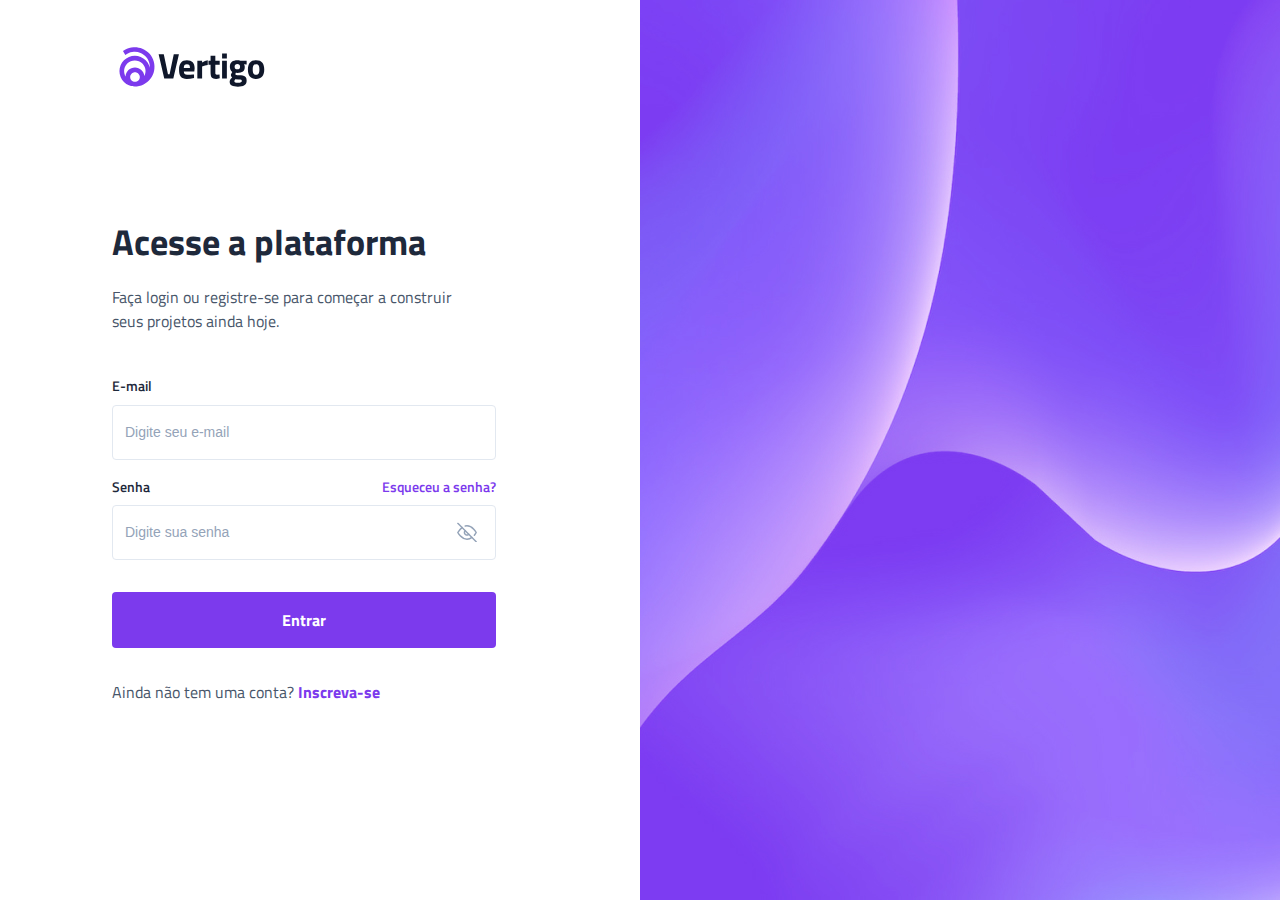
<file: 11/index.html>
<!DOCTYPE html>
<html lang="pt-br">
  <head>
    <link rel="preconnect" href="https://fonts.googleapis.com" />
    <link rel="preconnect" href="https://fonts.gstatic.com" crossorigin />
    <link
      href="https://fonts.googleapis.com/css2?family=Titillium+Web:wght@400;600;700&display=swap"
      rel="stylesheet"
    />
    <meta charset="UTF-8" />
    <meta http-equiv="X-UA-Compatible" content="IE=edge" />
    <meta name="viewport" content="width=device-width, initial-scale=1.0" />
    <link rel="shortcut icon" href="/assets/favicon.png" type="image/x-icon" />
    <title>Vertigo</title>
    <link rel="stylesheet" href="style.css" /> 
  </head>
  <body>
    <div id="page" class="flex">
      <div>
        <header>
          <img src="./assets/logo.svg" alt="Logo da plataforma" />
        </header>
        <main>
          <div class="headline">
            <h1>Acesse a plataforma</h1>
            <p>
              Faça login ou registre-se para começar a construir seus projetos
              ainda hoje.
            </p>
          </div>
          <form>
            <div class="input-wrapper">
              <label for="email">E-mail</label>
              <input
                id="email"
                type="email"
                name="email"
                maxlength="45"
                required
                placeholder="Digite seu e-mail"
              />
            </div>

            <div class="input-wrapper">
              <div class="label-wrapper flex">
                <label for="senha"> Senha </label>
                <a href="#"> Esqueceu a senha? </a>
              </div>

              <input
                type="password"
                id="senha"
                placeholder="Digite sua senha"
                minlength="8"
              />

              <img
                onclick="togglePassword()"
                class="eye"
                src="./assets/eye-off.svg"
              />
              <img
                onclick="togglePassword()"
                class="eye hide"
                src="./assets/eye.svg"
              />
            </div>

            <button type="submit">Entrar</button>

            <div class="create-account">
              Ainda não tem uma conta?
              <a href="#"> Inscreva-se </a>
            </div>
          </form>
        </main>
      </div>
      <img src="./assets/img.jpg" alt="" />
    </div>
    <script src="main.js"></script>
  </body>
</html>
</file>
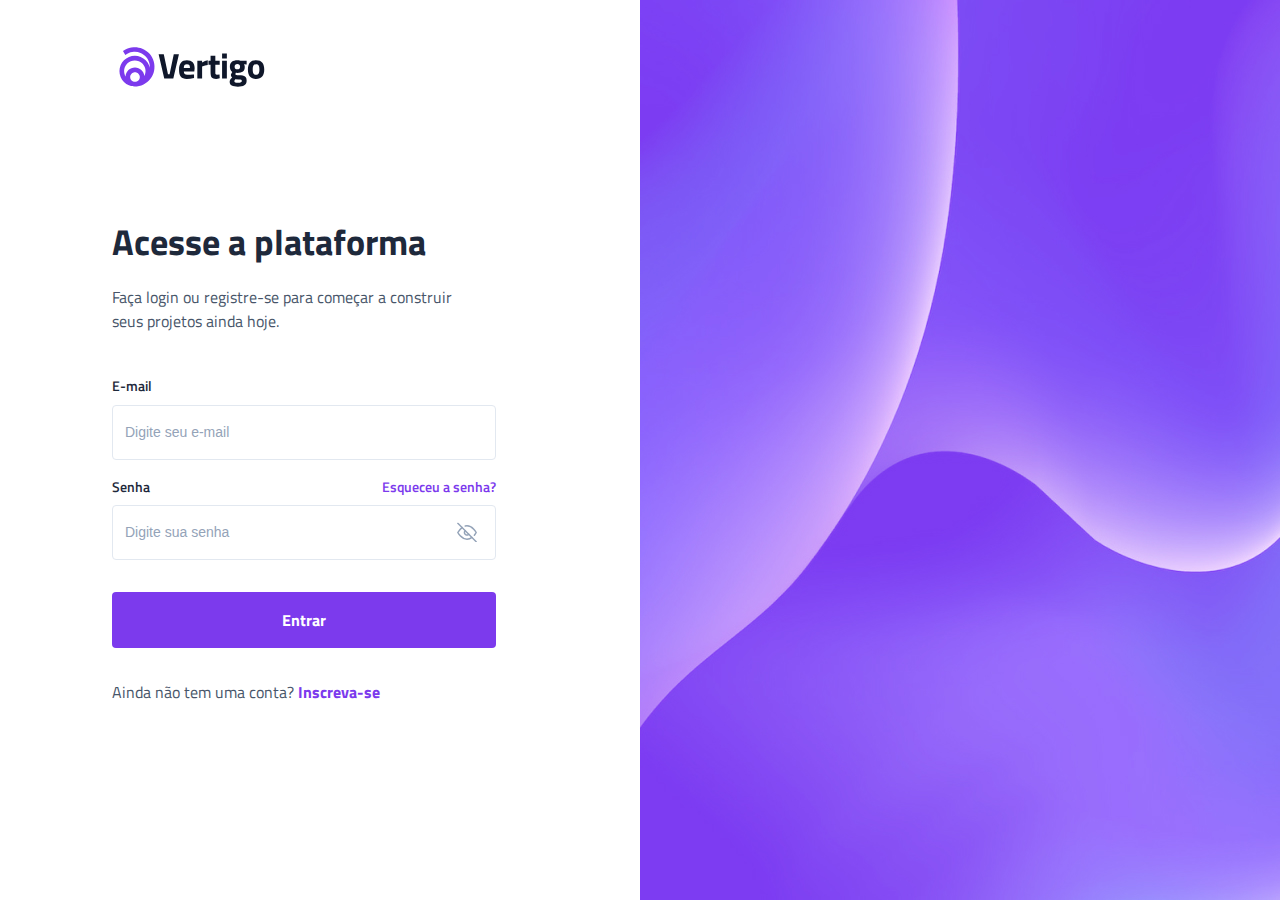
<file: bora codar  11/index.html>
<!DOCTYPE html>
<html lang="pt-br">
  <head>
    <link rel="preconnect" href="https://fonts.googleapis.com" />
    <link rel="preconnect" href="https://fonts.gstatic.com" crossorigin />
    <link
      href="https://fonts.googleapis.com/css2?family=Titillium+Web:wght@400;600;700&display=swap"
      rel="stylesheet"
    />
    <meta charset="UTF-8" />
    <meta http-equiv="X-UA-Compatible" content="IE=edge" />
    <meta name="viewport" content="width=device-width, initial-scale=1.0" />
    <link rel="shortcut icon" href="/assets/favicon.png" type="image/x-icon" />
    <title>Vertigo</title>
    <link rel="stylesheet" href="style.css" />
  </head>
  <body>
    <div id="page" class="flex">
      <div>
        <header>
          <img src="./assets/logo.svg" alt="Logo da plataforma" />
        </header>
        <main>
          <div class="headline">
            <h1>Acesse a plataforma</h1>
            <p>
              Faça login ou registre-se para começar a construir seus projetos
              ainda hoje.
            </p>
          </div>
          <form>
            <div class="input-wrapper">
              <label for="email">E-mail</label>
              <input
                id="email"
                type="email"
                name="email"
                maxlength="45"
                required
                placeholder="Digite seu e-mail"
              />
            </div>

            <div class="input-wrapper">
              <div class="label-wrapper flex">
                <label for="senha"> Senha </label>
                <a href="#"> Esqueceu a senha? </a>
              </div>

              <input
                type="password"
                id="senha"
                placeholder="Digite sua senha"
                minlength="8"
              />

              <img
                onclick="togglePassword()"
                class="eye"
                src="./assets/eye-off.svg"
              />
              <img
                onclick="togglePassword()"
                class="eye hide"
                src="./assets/eye.svg"
              />
            </div>

            <button type="submit">Entrar</button>

            <div class="create-account">
              Ainda não tem uma conta?
              <a href="#"> Inscreva-se </a>
            </div>
          </form>
        </main>
      </div>
      <img src="./assets/img.jpg" alt="" />
    </div>
    <script src="main.js"></script>
  </body>
</html>
</file>
<file: 11/style.css>
* {
  margin: 0;
  padding: 0;
  box-sizing: border-box;
}

:root {
  font-size: 62.5%; 
  font-family: "Titillium Web", sans-serif;
}

body {
  font-size: 1.6rem;
}

button {
  all: unset;
  box-sizing: border-box;
}

a {
  text-decoration: none;
  color: #7c3aed;
  font-weight: 700;
}

a:hover {
  text-decoration: underline;
}

#page {
  height: 100vh;
}

.flex {
  display: flex;
}

#page > * {
  width: 50%;
}

img {
  width: 100%;
  object-fit: cover;
}

header img {
  width: 16rem;
  height: 5.4rem;
}

#page > div {
  padding: 4rem 11.2rem;
}

main {
  margin-top: 11.4rem;
  max-width: 38.4rem;
}

.headline {
  max-width: 35rem;
}

h1 {
  font-size: 3.6rem;
  line-height: 5.5rem;
  color: #1e293b;
}

h1 + p {
  color: #475569;
  margin-top: 1.6rem;
}

form {
  margin-top: 4rem;
}

.input-wrapper {
  position: relative;
}

.input-wrapper + .input-wrapper {
  margin-top: 1.6rem;
}

label {
  font-weight: 600;
  font-size: 1.4rem;
  line-height: 2.1rem;
  color: #1e293b;
}

.label-wrapper {
  justify-content: space-between;
}

.label-wrapper label + a {
  font-weight: 600;
  font-size: 1.4rem;
  line-height: 2.1rem;
}

input::placeholder {
  color: #94a3b8;
}

input {
  width: 100%;

  background: #ffffff;
  border: 0.1rem solid #e2e8f0;
  border-radius: 0.4rem;

  padding: 1.6rem 1.2rem;

  margin-top: 0.8rem;

  font-size: 1.4rem;
  line-height: 2.1rem;

  color: #1e293b;
}

input:focus,
input:hover {
  border: 0.1rem solid #7c3aed;
  outline: 0;
}

::-ms-reveal {
  display: none;
}

.eye {
  width: 2rem;
  height: 2rem;

  position: absolute;
  top: 55%;
  right: 5%;
}

.hide {
  display: none;
}

form button {
  display: flex;

  justify-content: center;
  align-items: center;
  padding: 1.6rem 2.4rem;

  background: #7c3aed;
  border-radius: 0.4rem;

  width: 100%;

  font-weight: bold;
  color: #ffffff;

  margin-block: 3.2rem;
}

form button:focus {
  outline: 0.2rem solid black;
  border-radius: 0.2rem;
}

form button:hover {
  background: #9f67ff;
}

.create-account {
  color: #475569;
}

@media (max-width: 900px) {
  #page > * {
    width: 100%;
  }
  #page > img {
    display: none;
  }

  #page > div {
    padding: 11rem;
  }

  main {
    max-width: 100%;
  }
}

@media (max-width: 600px) {
  #page > div {
    padding: 4rem;
  }
}
</file>
<file: bora codar  11/style.css>
* {
  margin: 0;
  padding: 0;
  box-sizing: border-box;
}

:root {
  font-size: 62.5%;
  font-family: "Titillium Web", sans-serif;
}

body {
  font-size: 1.6rem;
}

button {
  all: unset;
  box-sizing: border-box;
}

a {
  text-decoration: none;
  color: #7c3aed;
  font-weight: 700;
}

a:hover {
  text-decoration: underline;
}

#page {
  height: 100vh;
}

.flex {
  display: flex;
}

#page > * {
  width: 50%;
}

img {
  width: 100%;
  object-fit: cover;
}

header img {
  width: 16rem;
  height: 5.4rem;
}

#page > div {
  padding: 4rem 11.2rem;
}

main {
  margin-top: 11.4rem;
  max-width: 38.4rem;
}

.headline {
  max-width: 35rem;
}

h1 {
  font-size: 3.6rem;
  line-height: 5.5rem;
  color: #1e293b;
}

h1 + p {
  color: #475569;
  margin-top: 1.6rem;
}

form {
  margin-top: 4rem;
}

.input-wrapper {
  position: relative;
}

.input-wrapper + .input-wrapper {
  margin-top: 1.6rem;
}

label {
  font-weight: 600;
  font-size: 1.4rem;
  line-height: 2.1rem;
  color: #1e293b;
}

.label-wrapper {
  justify-content: space-between;
}

.label-wrapper label + a {
  font-weight: 600;
  font-size: 1.4rem;
  line-height: 2.1rem;
}

input::placeholder {
  color: #94a3b8;
}

input {
  width: 100%;

  background: #ffffff;
  border: 0.1rem solid #e2e8f0;
  border-radius: 0.4rem;

  padding: 1.6rem 1.2rem;

  margin-top: 0.8rem;

  font-size: 1.4rem;
  line-height: 2.1rem;

  color: #1e293b;
}

input:focus,
input:hover {
  border: 0.1rem solid #7c3aed;
  outline: 0;
}

::-ms-reveal {
  display: none;
}

.eye {
  width: 2rem;
  height: 2rem;

  position: absolute;
  top: 55%;
  right: 5%;
}

.hide {
  display: none;
}

form button {
  display: flex;

  justify-content: center;
  align-items: center;
  padding: 1.6rem 2.4rem;

  background: #7c3aed;
  border-radius: 0.4rem;

  width: 100%;

  font-weight: bold;
  color: #ffffff;

  margin-block: 3.2rem;
}

form button:focus {
  outline: 0.2rem solid black;
  border-radius: 0.2rem;
}

form button:hover {
  background: #9f67ff;
}

.create-account {
  color: #475569;
}

@media (max-width: 900px) {
  #page > * {
    width: 100%;
  }
  #page > img {
    display: none;
  }

  #page > div {
    padding: 11rem;
  }

  main {
    max-width: 100%;
  }
}

@media (max-width: 600px) {
  #page > div {
    padding: 4rem;
  }
}
</file>
